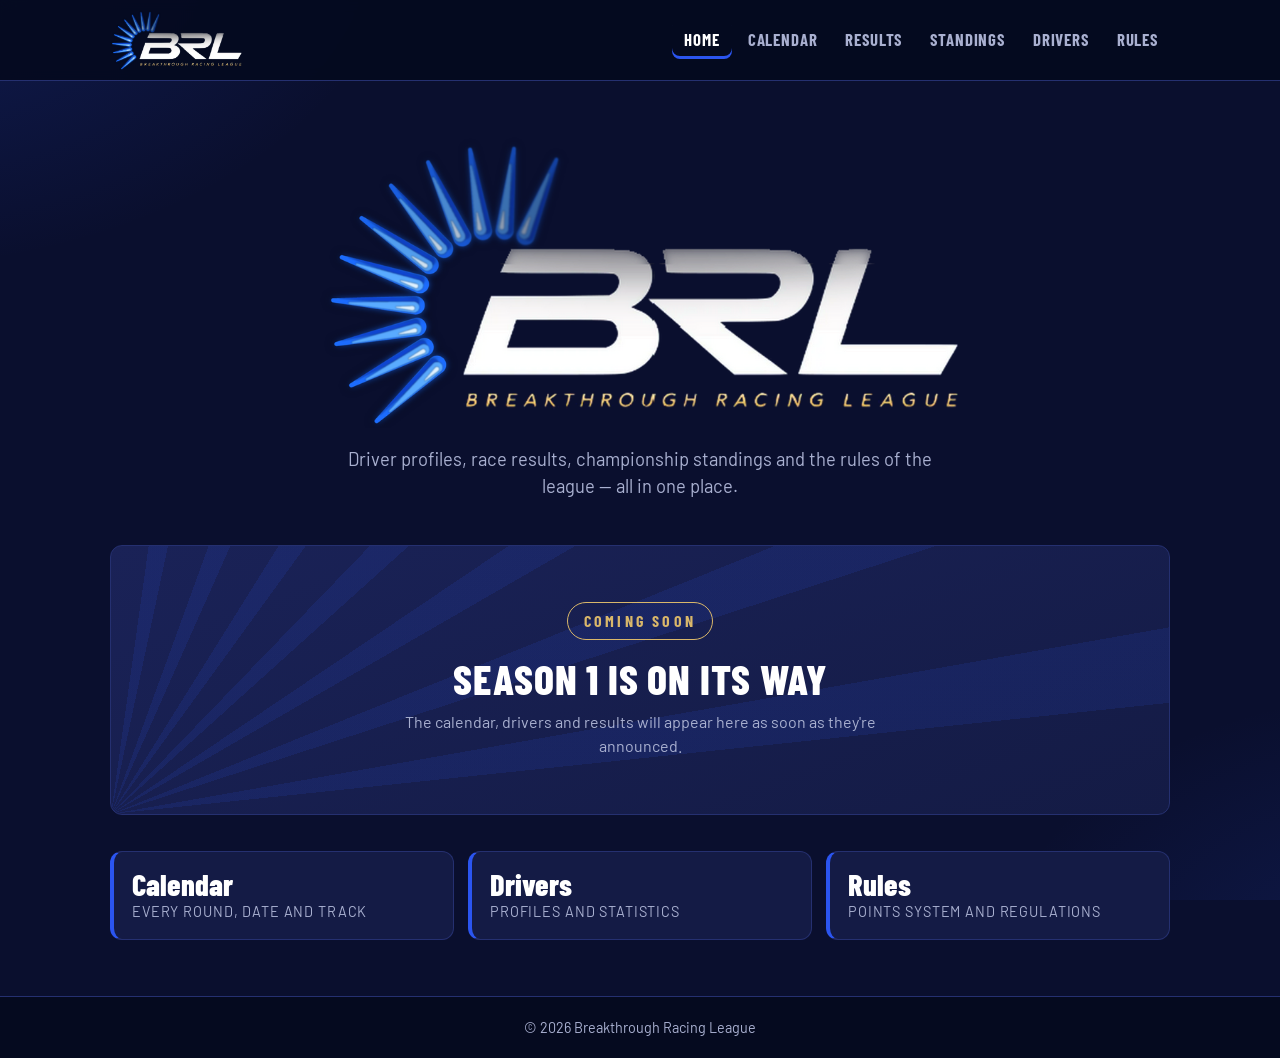
<file: index.html>
<!DOCTYPE html>
<html lang="en">
<head>
<meta charset="utf-8">
<meta name="viewport" content="width=device-width, initial-scale=1">
<title>BRL — Breakthrough Racing League</title>
<meta name="description" content="Breakthrough Racing League — driver profiles, race results, championship standings, rules and regulations.">
<meta name="theme-color" content="#0A0F2E">
<link rel="icon" type="image/png" href="assets/favicon.png?v=202611152243">
<link rel="apple-touch-icon" href="assets/apple-touch-icon.png?v=202611152243">
<link rel="preconnect" href="https://fonts.googleapis.com">
<link rel="preconnect" href="https://fonts.gstatic.com" crossorigin>
<link href="https://fonts.googleapis.com/css2?family=Barlow:wght@400;600;700&family=Barlow+Condensed:wght@700;800&display=swap" rel="stylesheet">
<link rel="stylesheet" href="assets/style.css?v=202611152243">
</head>
<body data-page="home">
<main></main>
<script src="data/rules.js?v=202611152243"></script>
<script src="data/drivers.js?v=202611152243"></script>
<script src="data/season-1.js?v=202611152243"></script>
<script src="assets/app.js?v=202611152243"></script>
</body>
</html>
</file>
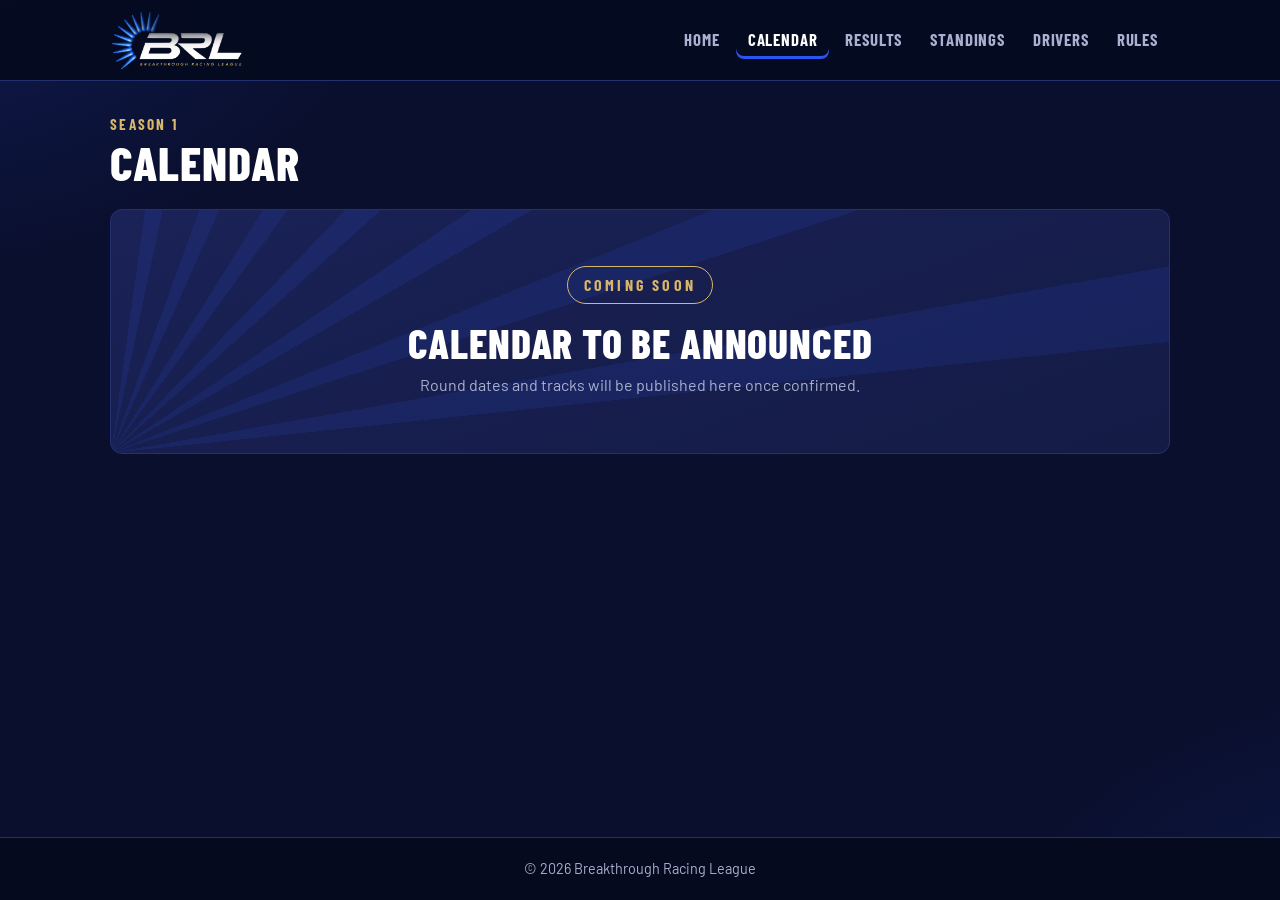
<file: calendar.html>
<!DOCTYPE html>
<html lang="en">
<head>
<meta charset="utf-8">
<meta name="viewport" content="width=device-width, initial-scale=1">
<title>Calendar — BRL</title>
<meta name="description" content="Breakthrough Racing League — driver profiles, race results, championship standings, rules and regulations.">
<meta name="theme-color" content="#0A0F2E">
<link rel="icon" type="image/png" href="assets/favicon.png?v=202611152243">
<link rel="apple-touch-icon" href="assets/apple-touch-icon.png?v=202611152243">
<link rel="preconnect" href="https://fonts.googleapis.com">
<link rel="preconnect" href="https://fonts.gstatic.com" crossorigin>
<link href="https://fonts.googleapis.com/css2?family=Barlow:wght@400;600;700&family=Barlow+Condensed:wght@700;800&display=swap" rel="stylesheet">
<link rel="stylesheet" href="assets/style.css?v=202611152243">
</head>
<body data-page="calendar">
<main></main>
<script src="data/rules.js?v=202611152243"></script>
<script src="data/drivers.js?v=202611152243"></script>
<script src="data/season-1.js?v=202611152243"></script>
<script src="assets/app.js?v=202611152243"></script>
</body>
</html>
</file>
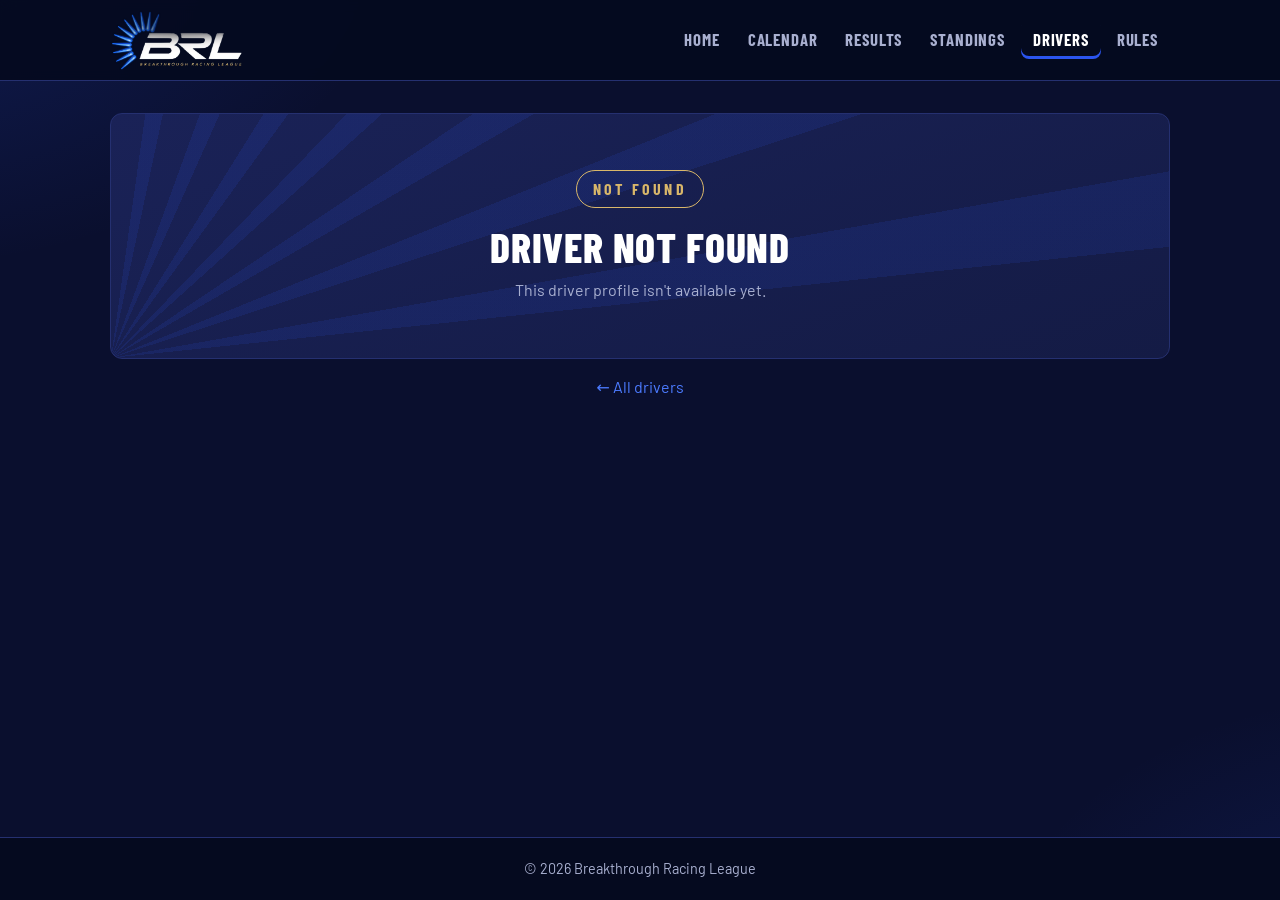
<file: driver.html>
<!DOCTYPE html>
<html lang="en">
<head>
<meta charset="utf-8">
<meta name="viewport" content="width=device-width, initial-scale=1">
<title>Driver Profile — BRL</title>
<meta name="description" content="Breakthrough Racing League — driver profiles, race results, championship standings, rules and regulations.">
<meta name="theme-color" content="#0A0F2E">
<link rel="icon" type="image/png" href="assets/favicon.png?v=202611152243">
<link rel="apple-touch-icon" href="assets/apple-touch-icon.png?v=202611152243">
<link rel="preconnect" href="https://fonts.googleapis.com">
<link rel="preconnect" href="https://fonts.gstatic.com" crossorigin>
<link href="https://fonts.googleapis.com/css2?family=Barlow:wght@400;600;700&family=Barlow+Condensed:wght@700;800&display=swap" rel="stylesheet">
<link rel="stylesheet" href="assets/style.css?v=202611152243">
</head>
<body data-page="driver">
<main></main>
<script src="data/rules.js?v=202611152243"></script>
<script src="data/drivers.js?v=202611152243"></script>
<script src="data/season-1.js?v=202611152243"></script>
<script src="assets/app.js?v=202611152243"></script>
</body>
</html>
</file>
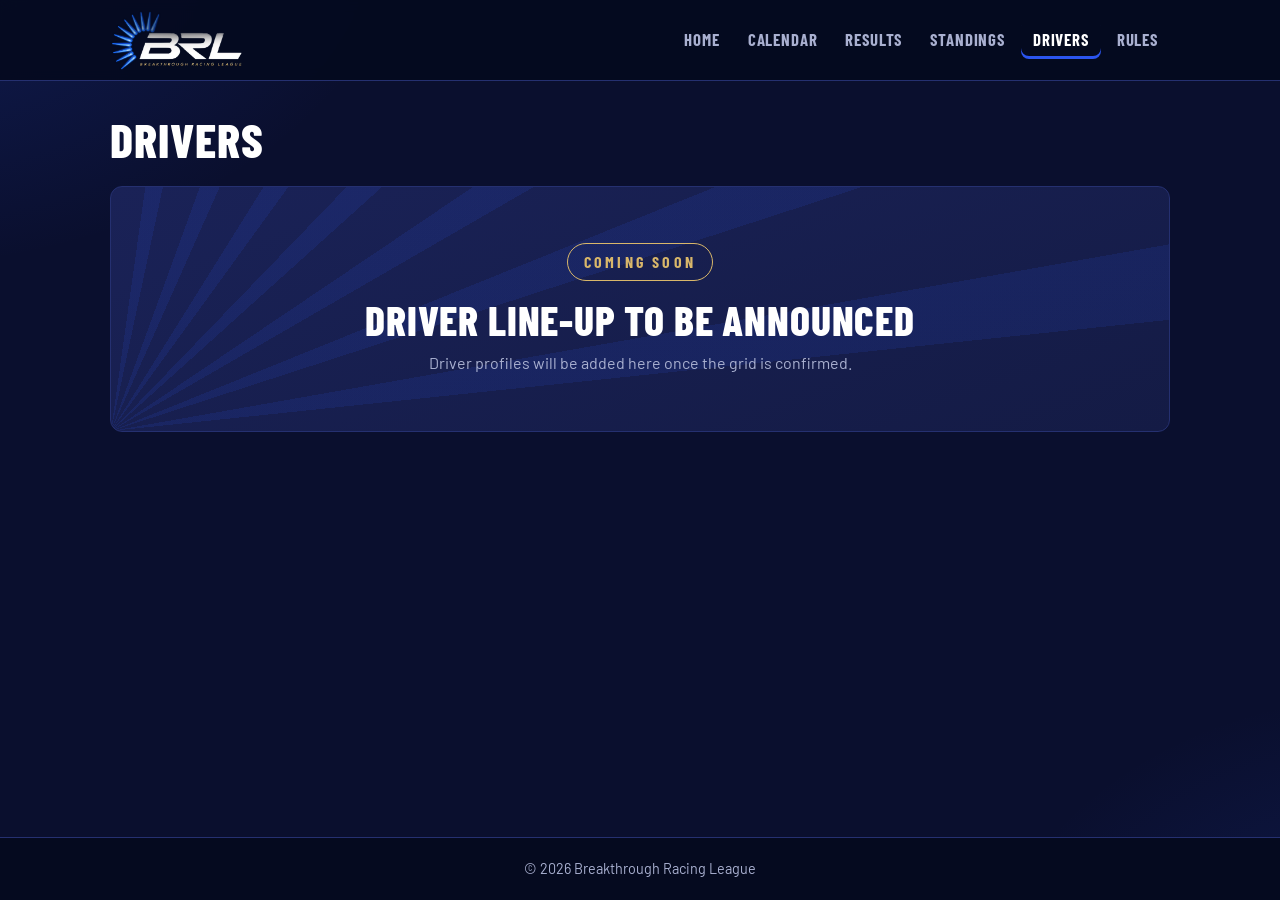
<file: drivers.html>
<!DOCTYPE html>
<html lang="en">
<head>
<meta charset="utf-8">
<meta name="viewport" content="width=device-width, initial-scale=1">
<title>Drivers — BRL</title>
<meta name="description" content="Breakthrough Racing League — driver profiles, race results, championship standings, rules and regulations.">
<meta name="theme-color" content="#0A0F2E">
<link rel="icon" type="image/png" href="assets/favicon.png?v=202611152243">
<link rel="apple-touch-icon" href="assets/apple-touch-icon.png?v=202611152243">
<link rel="preconnect" href="https://fonts.googleapis.com">
<link rel="preconnect" href="https://fonts.gstatic.com" crossorigin>
<link href="https://fonts.googleapis.com/css2?family=Barlow:wght@400;600;700&family=Barlow+Condensed:wght@700;800&display=swap" rel="stylesheet">
<link rel="stylesheet" href="assets/style.css?v=202611152243">
</head>
<body data-page="drivers">
<main></main>
<script src="data/rules.js?v=202611152243"></script>
<script src="data/drivers.js?v=202611152243"></script>
<script src="data/season-1.js?v=202611152243"></script>
<script src="assets/app.js?v=202611152243"></script>
</body>
</html>
</file>
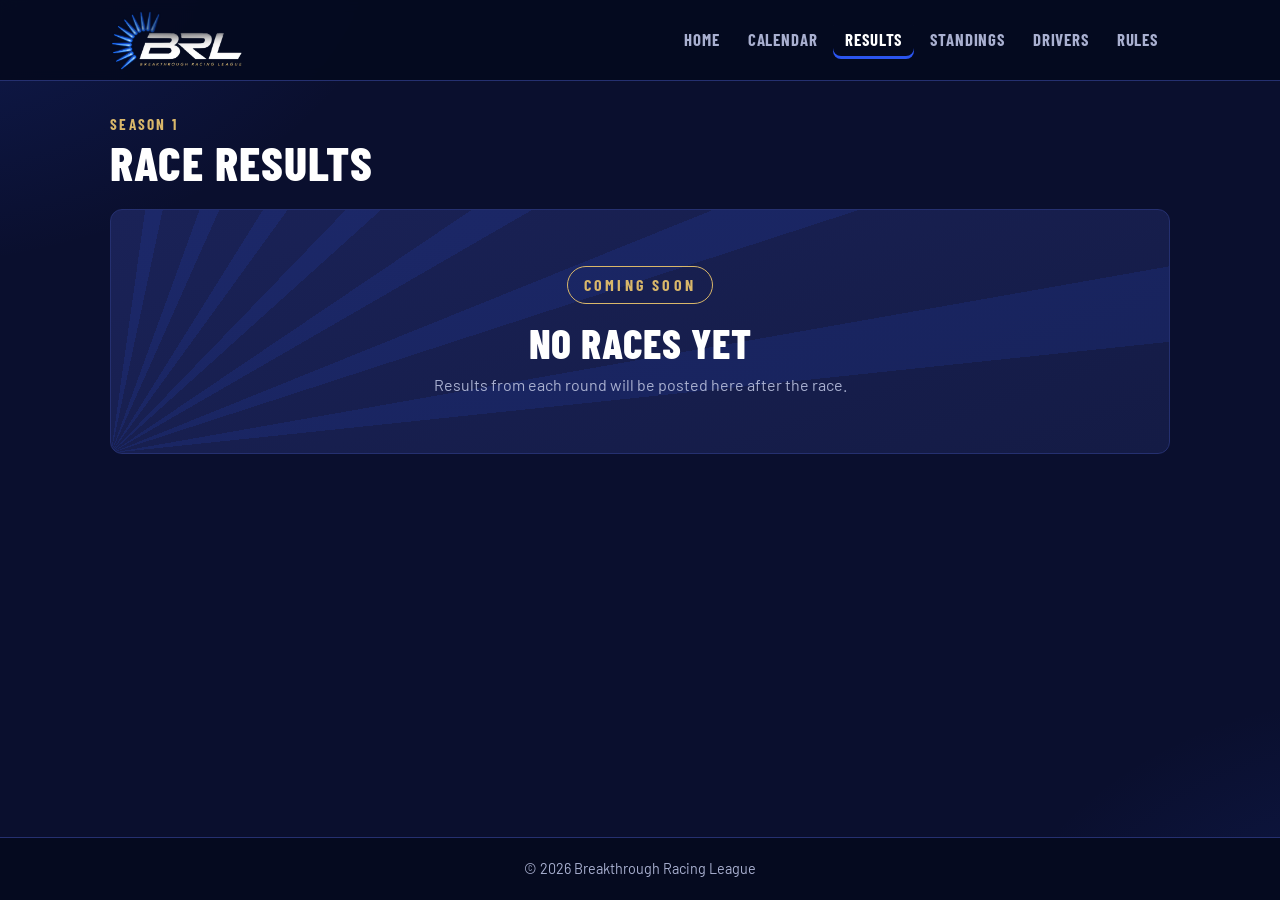
<file: results.html>
<!DOCTYPE html>
<html lang="en">
<head>
<meta charset="utf-8">
<meta name="viewport" content="width=device-width, initial-scale=1">
<title>Race Results — BRL</title>
<meta name="description" content="Breakthrough Racing League — driver profiles, race results, championship standings, rules and regulations.">
<meta name="theme-color" content="#0A0F2E">
<link rel="icon" type="image/png" href="assets/favicon.png?v=202611152243">
<link rel="apple-touch-icon" href="assets/apple-touch-icon.png?v=202611152243">
<link rel="preconnect" href="https://fonts.googleapis.com">
<link rel="preconnect" href="https://fonts.gstatic.com" crossorigin>
<link href="https://fonts.googleapis.com/css2?family=Barlow:wght@400;600;700&family=Barlow+Condensed:wght@700;800&display=swap" rel="stylesheet">
<link rel="stylesheet" href="assets/style.css?v=202611152243">
</head>
<body data-page="results">
<main></main>
<script src="data/rules.js?v=202611152243"></script>
<script src="data/drivers.js?v=202611152243"></script>
<script src="data/season-1.js?v=202611152243"></script>
<script src="assets/app.js?v=202611152243"></script>
</body>
</html>
</file>
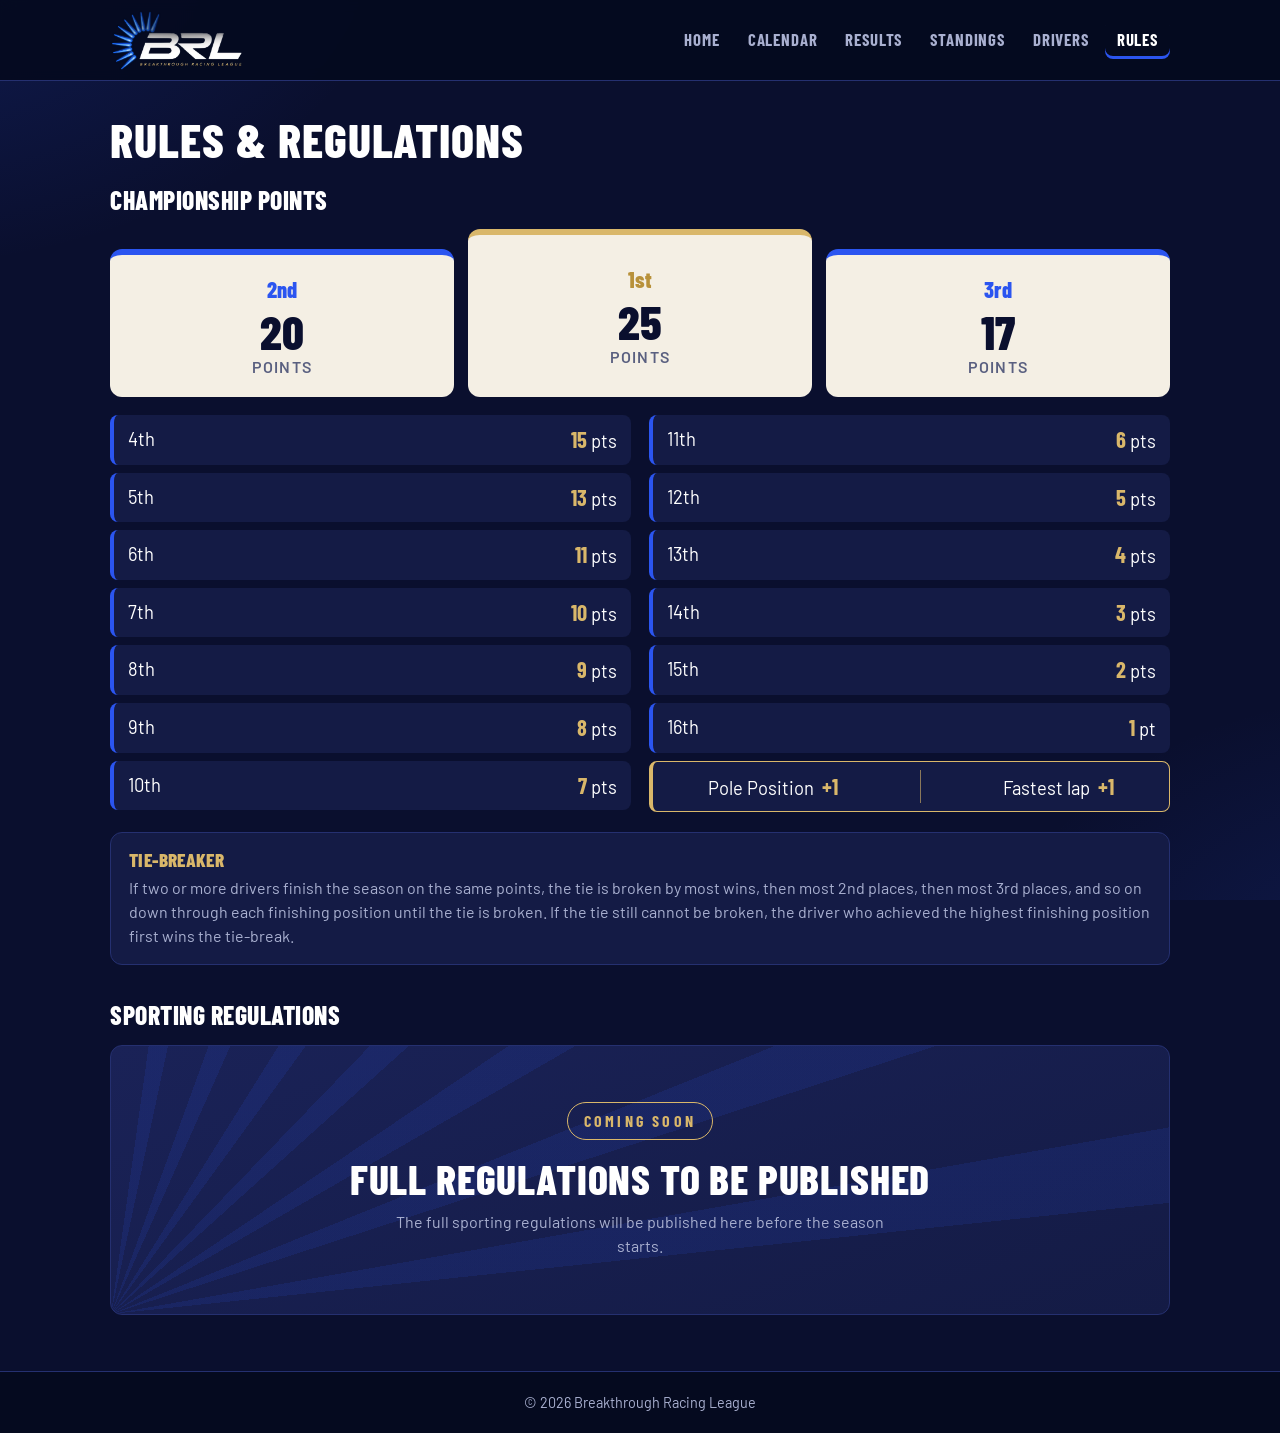
<file: rules.html>
<!DOCTYPE html>
<html lang="en">
<head>
<meta charset="utf-8">
<meta name="viewport" content="width=device-width, initial-scale=1">
<title>Rules &amp; Regulations — BRL</title>
<meta name="description" content="Breakthrough Racing League — driver profiles, race results, championship standings, rules and regulations.">
<meta name="theme-color" content="#0A0F2E">
<link rel="icon" type="image/png" href="assets/favicon.png?v=202611152243">
<link rel="apple-touch-icon" href="assets/apple-touch-icon.png?v=202611152243">
<link rel="preconnect" href="https://fonts.googleapis.com">
<link rel="preconnect" href="https://fonts.gstatic.com" crossorigin>
<link href="https://fonts.googleapis.com/css2?family=Barlow:wght@400;600;700&family=Barlow+Condensed:wght@700;800&display=swap" rel="stylesheet">
<link rel="stylesheet" href="assets/style.css?v=202611152243">
</head>
<body data-page="rules">
<main></main>
<script src="data/rules.js?v=202611152243"></script>
<script src="data/drivers.js?v=202611152243"></script>
<script src="data/season-1.js?v=202611152243"></script>
<script src="assets/app.js?v=202611152243"></script>
</body>
</html>
</file>
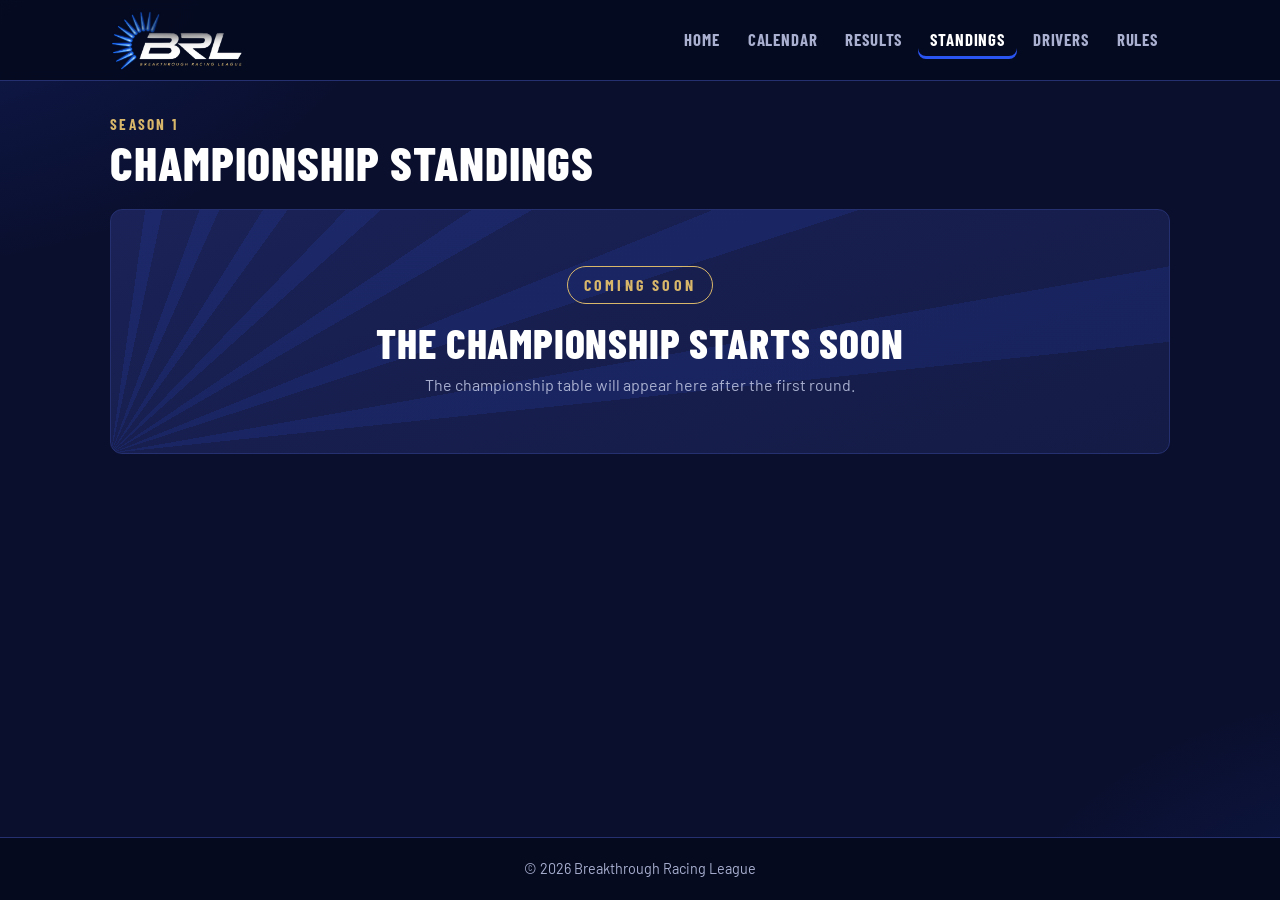
<file: standings.html>
<!DOCTYPE html>
<html lang="en">
<head>
<meta charset="utf-8">
<meta name="viewport" content="width=device-width, initial-scale=1">
<title>Championship Standings — BRL</title>
<meta name="description" content="Breakthrough Racing League — driver profiles, race results, championship standings, rules and regulations.">
<meta name="theme-color" content="#0A0F2E">
<link rel="icon" type="image/png" href="assets/favicon.png?v=202611152243">
<link rel="apple-touch-icon" href="assets/apple-touch-icon.png?v=202611152243">
<link rel="preconnect" href="https://fonts.googleapis.com">
<link rel="preconnect" href="https://fonts.gstatic.com" crossorigin>
<link href="https://fonts.googleapis.com/css2?family=Barlow:wght@400;600;700&family=Barlow+Condensed:wght@700;800&display=swap" rel="stylesheet">
<link rel="stylesheet" href="assets/style.css?v=202611152243">
</head>
<body data-page="standings">
<main></main>
<script src="data/rules.js?v=202611152243"></script>
<script src="data/drivers.js?v=202611152243"></script>
<script src="data/season-1.js?v=202611152243"></script>
<script src="assets/app.js?v=202611152243"></script>
</body>
</html>
</file>
<file: assets/style.css>
/* =====================================================================
   BRL — Breakthrough Racing League
   ===================================================================== */
:root {
  --bg: #0A0F2E;
  --bg-deep: #050A1F;
  --tile: #141B45;
  --tile-2: #1A2257;
  --border: #253070;
  --blue: #2B55F0;
  --blue-bright: #4C7BFF;
  --gold: #D9B76A;
  --cream: #F4EFE4;
  --text: #FFFFFF;
  --muted: #A9B0D0;
  --radius: 12px;
  --max: 1100px;
}

* { box-sizing: border-box; }
html { -webkit-text-size-adjust: 100%; }
body {
  margin: 0;
  min-height: 100vh;
  display: flex;
  flex-direction: column;
  font-family: "Barlow", system-ui, sans-serif;
  font-size: 16px;
  line-height: 1.5;
  color: var(--text);
  background: var(--bg);
  background-image:
    radial-gradient(ellipse 900px 600px at -10% -10%, rgba(43, 85, 240, 0.22), transparent 60%),
    radial-gradient(ellipse 700px 500px at 110% 110%, rgba(43, 85, 240, 0.16), transparent 60%);
  background-attachment: fixed;
}
a { color: var(--blue-bright); text-decoration: none; }
a:hover { text-decoration: underline; }
h1, h2, h3 {
  font-family: "Barlow Condensed", "Barlow", sans-serif;
  font-weight: 800;
  text-transform: uppercase;
  letter-spacing: 0.02em;
  line-height: 1.1;
  margin: 0 0 0.6em;
}
h1 { font-size: clamp(2rem, 5vw, 3rem); }
h2 { font-size: 1.6rem; }
h3 { font-size: 1.2rem; }

/* ---------- Header ---------- */
.site-header {
  background: rgba(5, 10, 31, 0.92);
  border-bottom: 1px solid var(--border);
  position: sticky;
  top: 0;
  z-index: 10;
  backdrop-filter: blur(6px);
}
.header-inner {
  max-width: var(--max);
  margin: 0 auto;
  padding: 10px 20px;
  display: flex;
  align-items: center;
  gap: 24px;
}
.brand img { height: 60px; width: auto; display: block; }
.brand:hover { text-decoration: none; }
.nav { display: flex; gap: 4px; flex-wrap: wrap; margin-left: auto; }
.nav a {
  color: var(--muted);
  font-family: "Barlow Condensed", sans-serif;
  font-weight: 700;
  font-size: 1.05rem;
  text-transform: uppercase;
  letter-spacing: 0.05em;
  padding: 6px 12px;
  border-radius: 8px;
}
.nav a:hover { color: var(--text); background: var(--tile); text-decoration: none; }
.nav a.active { color: var(--text); box-shadow: inset 0 -3px 0 var(--blue); }

/* ---------- Layout ---------- */
main {
  flex: 1;
  width: 100%;
  max-width: var(--max);
  margin: 0 auto;
  padding: 32px 20px 56px;
}
.page-title { display: flex; align-items: end; justify-content: space-between; gap: 16px; flex-wrap: wrap; margin-bottom: 20px; }
.page-title h1 { margin: 0; }
.eyebrow {
  color: var(--gold);
  font-family: "Barlow Condensed", sans-serif;
  font-weight: 700;
  letter-spacing: 0.15em;
  text-transform: uppercase;
  font-size: 0.95rem;
}
.section { margin-top: 36px; }
.muted { color: var(--muted); }

/* ---------- Coming soon ---------- */
.coming-soon {
  position: relative;
  overflow: hidden;
  text-align: center;
  padding: 56px 24px;
  border-radius: var(--radius);
  background: linear-gradient(160deg, var(--tile-2), var(--tile));
  border: 1px solid var(--border);
}
.coming-soon::before {
  content: "";
  position: absolute;
  inset: 0;
  background: repeating-conic-gradient(from 200deg at 0% 100%, rgba(43, 85, 240, 0.12) 0deg 4deg, transparent 4deg 12deg);
  pointer-events: none;
}
.coming-soon > * { position: relative; }
.coming-soon .badge {
  display: inline-block;
  padding: 6px 16px;
  border-radius: 999px;
  border: 1px solid var(--gold);
  color: var(--gold);
  font-family: "Barlow Condensed", sans-serif;
  font-weight: 700;
  letter-spacing: 0.2em;
  text-transform: uppercase;
  margin-bottom: 16px;
}
.coming-soon h2 { font-size: clamp(1.8rem, 4vw, 2.6rem); margin-bottom: 8px; }
.coming-soon p { color: var(--muted); max-width: 520px; margin: 0 auto; }

/* ---------- Hero (home) ---------- */
.hero { text-align: center; padding: 24px 0 8px; }
.hero img { width: min(640px, 100%); height: auto; }
.hero p { color: var(--muted); font-size: 1.15rem; margin: 12px auto 0; max-width: 600px; }

/* ---------- Tiles ---------- */
.tiles { display: grid; grid-template-columns: repeat(auto-fit, minmax(200px, 1fr)); gap: 14px; }
.tile {
  background: var(--tile);
  border: 1px solid var(--border);
  border-left: 4px solid var(--blue);
  border-radius: var(--radius);
  padding: 16px 18px;
}
.tile .big { font-family: "Barlow Condensed", sans-serif; font-weight: 800; font-size: 1.9rem; line-height: 1.1; }
.tile .small { color: var(--muted); font-size: 0.9rem; text-transform: uppercase; letter-spacing: 0.06em; }
.tile.gold { border-left-color: var(--gold); }
.tile.gold .big { color: var(--gold); }
a.tile { color: var(--text); display: block; }
a.tile:hover { text-decoration: none; background: var(--tile-2); }

/* ---------- Tables ---------- */
.table-wrap { overflow-x: auto; border-radius: var(--radius); border: 1px solid var(--border); }
table { width: 100%; border-collapse: collapse; background: var(--tile); }
th, td { padding: 10px 12px; text-align: left; white-space: nowrap; }
th {
  background: var(--bg-deep);
  color: var(--muted);
  font-family: "Barlow Condensed", sans-serif;
  font-weight: 700;
  text-transform: uppercase;
  letter-spacing: 0.06em;
  font-size: 0.9rem;
}
tbody tr { border-top: 1px solid var(--border); }
tbody tr:hover { background: var(--tile-2); }
td.num, th.num { text-align: right; font-variant-numeric: tabular-nums; }
td.pos { font-family: "Barlow Condensed", sans-serif; font-weight: 800; font-size: 1.15rem; width: 48px; }
tr.p1 td.pos { color: var(--gold); }
tr.p2 td.pos, tr.p3 td.pos { color: var(--blue-bright); }
td.pts { font-weight: 700; color: var(--gold); }
td.rnd { text-align: center; color: var(--muted); min-width: 40px; }
td.rnd.win { color: var(--gold); font-weight: 700; }
.tag {
  display: inline-block;
  font-size: 0.72rem;
  font-weight: 700;
  padding: 1px 7px;
  margin-left: 6px;
  border-radius: 999px;
  vertical-align: middle;
  letter-spacing: 0.04em;
}
.tag.pole { background: var(--blue); color: #fff; }
.tag.fl { background: #7B3FE4; color: #fff; }
.tag.dnf { background: #5A2030; color: #FFB3C0; }
.num-badge { color: var(--muted); font-size: 0.9rem; margin-right: 6px; }

/* ---------- Points table (rules) ---------- */
.podium { display: grid; grid-template-columns: repeat(3, 1fr); gap: 14px; align-items: end; margin-bottom: 18px; }
.podium .step {
  background: var(--cream);
  color: var(--bg);
  border-radius: var(--radius);
  text-align: center;
  padding: 18px 8px;
  border-top: 6px solid var(--blue);
}
.podium .step.first { padding: 28px 8px; border-top-color: var(--gold); }
.podium .place { color: var(--blue); font-family: "Barlow Condensed", sans-serif; font-weight: 800; font-size: 1.4rem; }
.podium .first .place { color: #B8913A; }
.podium .val { font-family: "Barlow Condensed", sans-serif; font-weight: 800; font-size: 3rem; line-height: 1; }
.podium .lbl { color: #5A6080; font-weight: 600; letter-spacing: 0.08em; }
.points-grid { display: grid; grid-template-columns: 1fr 1fr; gap: 8px 18px; }
.points-col { display: grid; gap: 8px; align-content: start; }
.points-row {
  display: flex; justify-content: space-between; align-items: center;
  background: var(--tile); border-left: 4px solid var(--blue);
  border-radius: 8px; padding: 8px 14px; font-size: 1.15rem;
}
.points-row b { color: var(--gold); font-family: "Barlow Condensed", sans-serif; font-size: 1.4rem; }
.points-row.bonus { border: 1px solid var(--gold); border-left-width: 4px; border-left-color: var(--gold); justify-content: space-around; }
.points-row.bonus b { margin-left: 4px; }
.points-row.bonus .divider { width: 1px; align-self: stretch; background: var(--gold); opacity: 0.6; }
.callout {
  margin-top: 20px; padding: 16px 18px; border-radius: var(--radius);
  background: var(--tile); border: 1px solid var(--border);
}
.callout h3 { color: var(--gold); margin-bottom: 6px; }
.callout p { margin: 0; color: var(--muted); }
.rules-section { margin-top: 18px; }
.rules-section ol { color: var(--muted); padding-left: 1.3em; }
.rules-section li { margin-bottom: 6px; }

/* ---------- Calendar ---------- */
.round-list { display: grid; gap: 10px; }
.round-card {
  display: grid; grid-template-columns: 80px 1fr auto; gap: 16px; align-items: center;
  background: var(--tile); border: 1px solid var(--border); border-radius: var(--radius); padding: 14px 18px;
}
.round-card .rnum { font-family: "Barlow Condensed", sans-serif; font-weight: 800; font-size: 1.5rem; color: var(--blue-bright); }
.round-card .track { font-weight: 700; font-size: 1.1rem; }
.round-card .date { color: var(--muted); }
.round-card.next { border-color: var(--gold); }
.status { font-family: "Barlow Condensed", sans-serif; font-weight: 700; text-transform: uppercase; letter-spacing: 0.06em; font-size: 0.9rem; }
.status.done { color: var(--muted); }
.status.next { color: var(--gold); }

/* ---------- Pickers ---------- */
.picker { display: flex; gap: 6px; flex-wrap: wrap; }
.picker a, .picker select {
  background: var(--tile); color: var(--muted); border: 1px solid var(--border);
  border-radius: 8px; padding: 6px 12px; font: inherit; font-weight: 600;
}
.picker a.active { background: var(--blue); color: #fff; border-color: var(--blue); }
.picker a:hover { text-decoration: none; color: #fff; }

/* ---------- Drivers ---------- */
.driver-grid { display: grid; grid-template-columns: repeat(auto-fill, minmax(220px, 1fr)); gap: 14px; }
.driver-card {
  background: var(--tile); border: 1px solid var(--border); border-radius: var(--radius);
  padding: 18px; color: var(--text); position: relative; overflow: hidden;
}
.driver-card:hover { text-decoration: none; border-color: var(--blue); }
.driver-card .dnum {
  position: absolute; right: 12px; top: 0;
  font-family: "Barlow Condensed", sans-serif; font-weight: 800; font-size: 3.6rem;
  color: rgba(76, 123, 255, 0.25);
}
.driver-card .dname { font-family: "Barlow Condensed", sans-serif; font-weight: 800; font-size: 1.5rem; text-transform: uppercase; }
.driver-card .dteam { color: var(--muted); }
.search {
  width: 100%; max-width: 320px; padding: 9px 14px; border-radius: 8px;
  border: 1px solid var(--border); background: var(--tile); color: var(--text); font: inherit;
}

/* ---------- Banner ---------- */
.note {
  background: rgba(217, 183, 106, 0.12); border: 1px solid var(--gold); color: var(--gold);
  border-radius: 8px; padding: 10px 14px; margin-bottom: 14px; font-weight: 600;
}

/* ---------- Footer ---------- */
.site-footer {
  border-top: 1px solid var(--border);
  color: var(--muted);
  text-align: center;
  padding: 20px;
  font-size: 0.9rem;
  background: var(--bg-deep);
}

/* ---------- Phone ---------- */
@media (max-width: 820px) {
  .header-inner { flex-direction: column; gap: 8px; padding: 10px 12px; }
  .brand img { height: 50px; }
  .nav { margin: 0 auto; justify-content: center; }
  .nav a { padding: 4px 8px; font-size: 0.95rem; }
  .site-header { position: static; }
  .hide-md { display: none; }
}
@media (max-width: 600px) {
  main { padding: 20px 12px 40px; }
  .points-grid { grid-template-columns: 1fr; }
  .podium .val { font-size: 2.3rem; }
  .round-card { grid-template-columns: 56px 1fr; }
  .round-card .status { grid-column: 2; }
  .hide-sm { display: none; }
  th, td { padding: 8px 8px; }
}
@media (max-width: 380px) {
  .hide-xs { display: none; }
}
</file>
